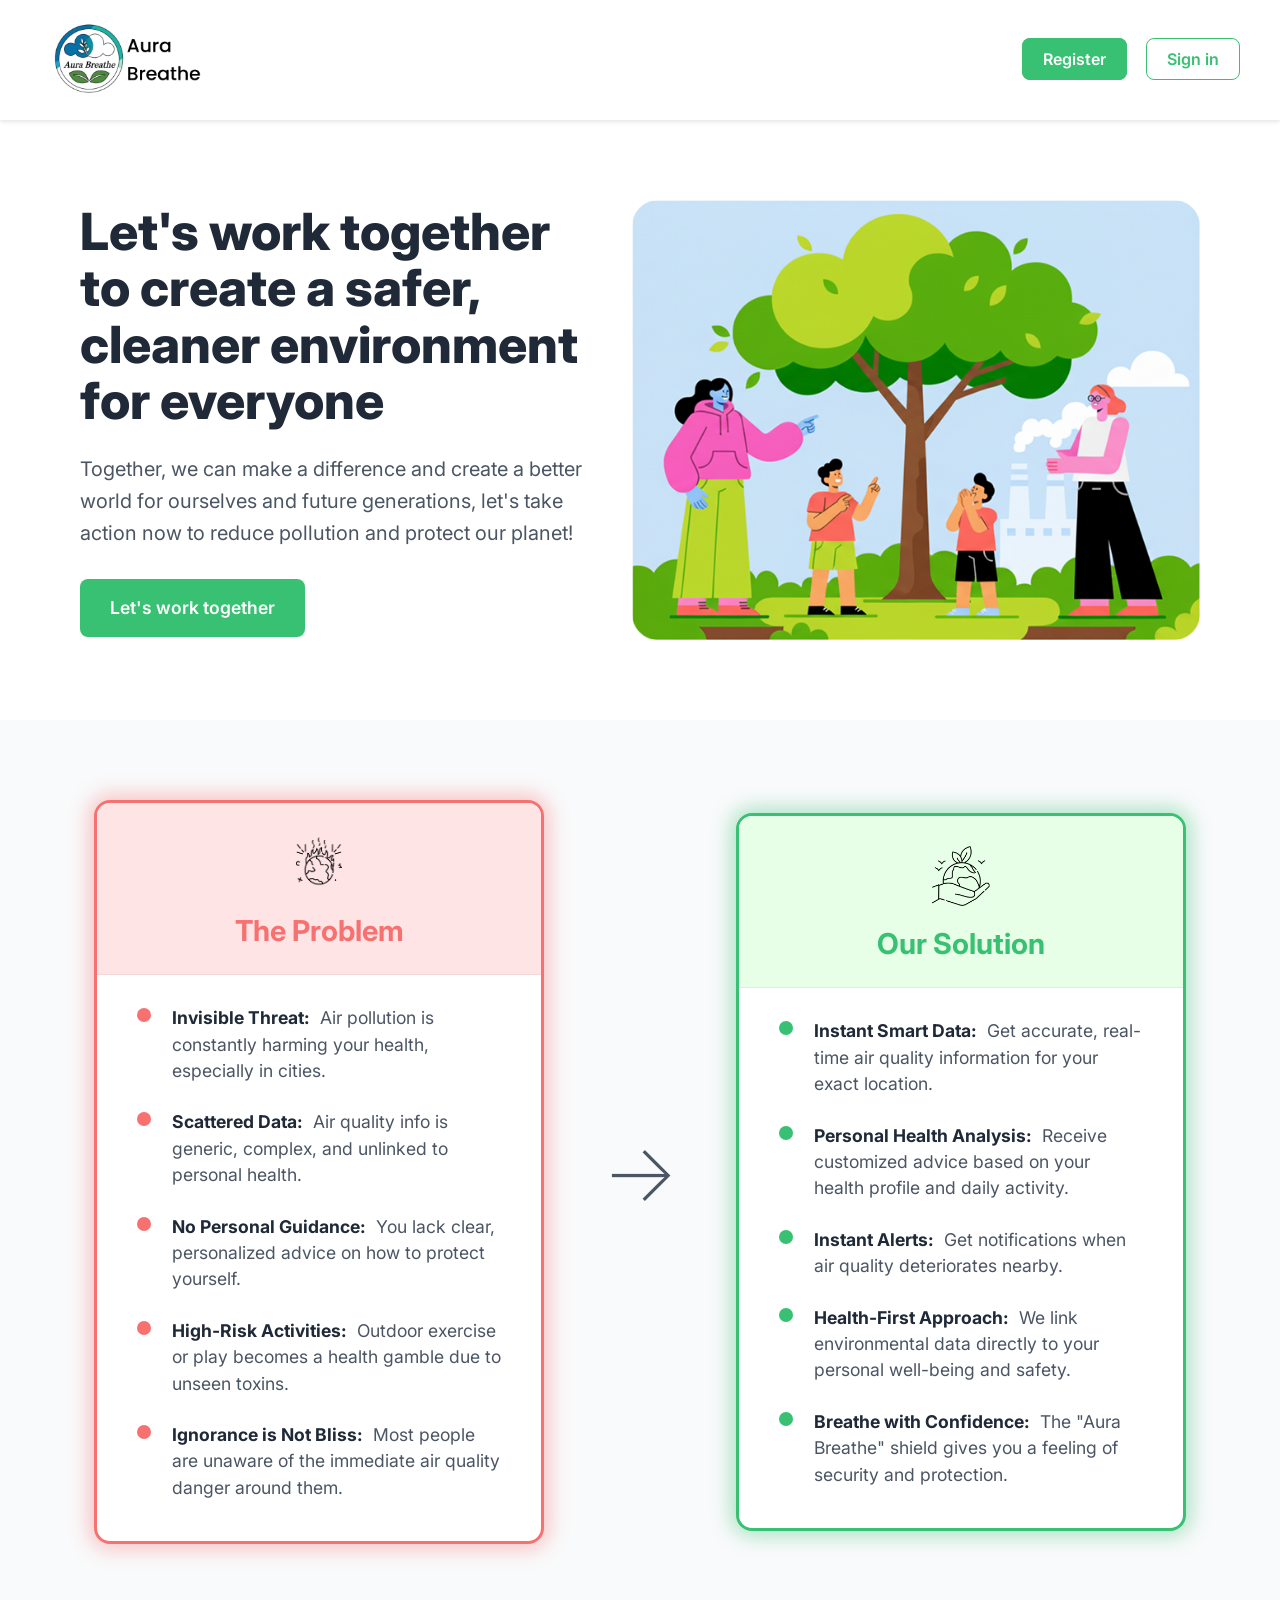
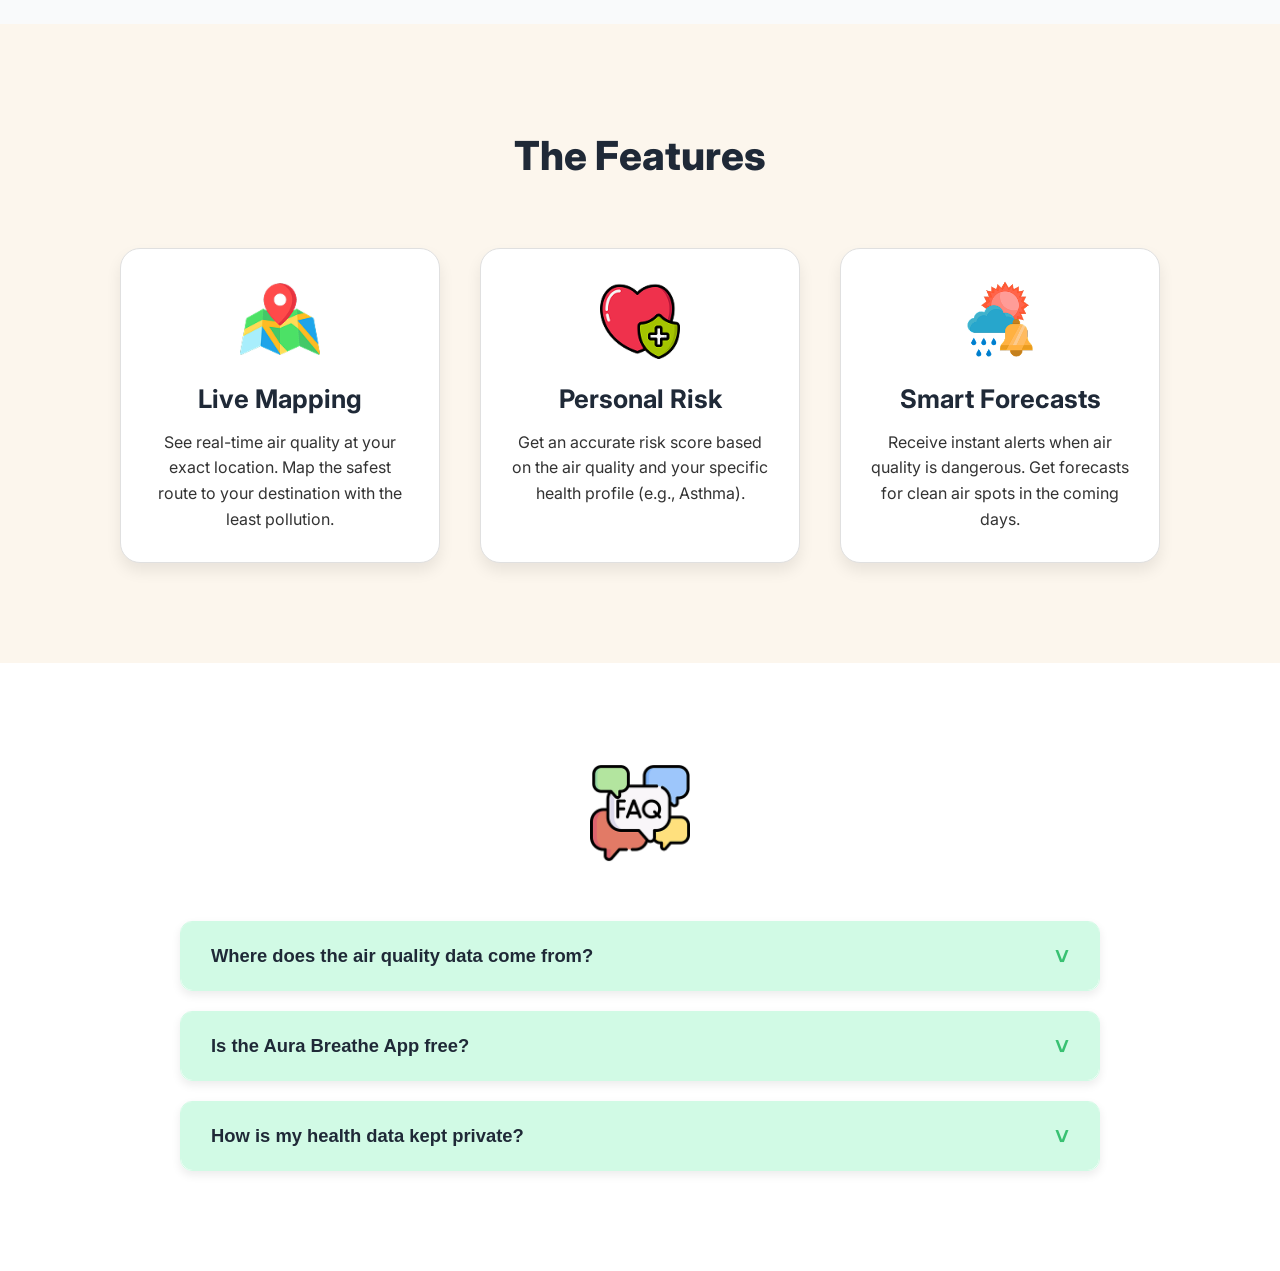
<file: index.html>
<!DOCTYPE html>
<html lang="en">
<head>
    <meta charset="UTF-8">
    <meta name="viewport" content="width=device-width, initial-scale=1.0">
    <title>Aura Breathe</title>
    <link rel="stylesheet" href="home.css">
    <link rel="preconnect" href="https://fonts.googleapis.com">
    <link rel="preconnect" href="https://fonts.gstatic.com" crossorigin>
    <link href="https://fonts.googleapis.com/css2?family=Inter:wght@400;600;700;800&display=swap" rel="stylesheet">
</head>
<body>

    <header>
        <nav>
            <div>
                <img src="img/logo aura breathe.png" alt="Aura Breathe Logo">
            </div>
            <div>
                <a href="aura.html" class="register-btn">Register</a>
                <a href="aura.html" class="signin-btn">Sign in</a>
            </div>
        </nav>
    </header>

    <main>
        <section class="hero">
            <div class="hero-text">
                <h1>Let's work together to create a safer, cleaner environment for everyone</h1>
                <p>Together, we can make a difference and create a better world for ourselves and future generations, let's take action now to reduce pollution and protect our planet!</p>
                <a href="aura.html" class="cta-btn">Let's work together</a>
            </div>
            <div class="hero-image">
                <img src="img/illstratian.png" alt="People enjoying a clean environment under a tree">
            </div>
        </section>

        <section class="problem-solution">
            <div class="problem-card">
                <div class="card-header-content">
                    <img src="img/prob.png" alt="Problem Icon" class="card-icon"> <!-- تم تحديث المسار هنا -->
                    <h2>The Problem</h2>
                </div>
                <ul>
                    <li>
                        <strong>Invisible Threat:</strong>
                        <span>Air pollution is constantly harming your health, especially in cities.</span>
                    </li>
                    <li>
                        <strong>Scattered Data:</strong>
                        <span>Air quality info is generic, complex, and unlinked to personal health.</span>
                    </li>
                    <li>
                        <strong>No Personal Guidance:</strong>
                        <span>You lack clear, personalized advice on how to protect yourself.</span>
                    </li>
                    <li>
                        <strong>High-Risk Activities:</strong>
                        <span>Outdoor exercise or play becomes a health gamble due to unseen toxins.</span>
                    </li>
                    <li>
                        <strong>Ignorance is Not Bliss:</strong>
                        <span>Most people are unaware of the immediate air quality danger around them.</span>
                    </li>
                </ul>
            </div>

            <div class="arrow">
                <span>&rarr;</span>
            </div>

            <div class="solution-card">
                <div class="card-header-content">
                    <img src="img/solu.png" alt="Solution Icon" class="card-icon"> <!-- تم تحديث المسار هنا -->
                    <h2>Our Solution</h2>
                </div>
                <ul>
                    <li>
                        <strong>Instant Smart Data:</strong>
                        <span>Get accurate, real-time air quality information for your exact location.</span>
                    </li>
                    <li>
                        <strong>Personal Health Analysis:</strong>
                        <span>Receive customized advice based on your health profile and daily activity.</span>
                    </li>
                    <li>
                        <strong>Instant Alerts:</strong>
                        <span>Get notifications when air quality deteriorates nearby.</span>
                    </li>
                    <li>
                        <strong>Health-First Approach:</strong>
                        <span>We link environmental data directly to your personal well-being and safety.</span>
                    </li>
                    <li>
                        <strong>Breathe with Confidence:</strong>
                        <span>The "Aura Breathe" shield gives you a feeling of security and protection.</span>
                    </li>
                </ul>
            </div>
        </section>
    </main>
    <main>
        <section class="features-section">
            <h2>The Features</h2>
            <div class="features-grid">
                <div class="feature-card">
                    <img src="img/image 4.png" alt="Live Mapping Icon" class="feature-icon">
                    <h3>Live Mapping</h3>
                    <p>See real-time air quality at your exact location. Map the safest route to your destination with the least pollution.</p>
                </div>
                <div class="feature-card">
                    <img src="img/image 5.png" alt="Personal Risk Icon" class="feature-icon">
                    <h3>Personal Risk</h3>
                    <p>Get an accurate risk score based on the air quality and your specific health profile (e.g., Asthma).</p>
                </div>
                <div class="feature-card">
                    <img src="img/image 6.png" alt="Smart Forecasts Icon" class="feature-icon">
                    <h3>Smart Forecasts</h3>
                    <p>Receive instant alerts when air quality is dangerous. Get forecasts for clean air spots in the coming days.</p>
                </div>
            </div>
        </section>

    </main>
    <main>
        <section class="faq-section">
            <img src="img/image 7.png" alt="FAQ Icon" class="faq-main-icon"> <!-- FAQ main icon -->
            <div class="faq-container">
                <div class="faq-item">
                    <button class="faq-question">
                        <span>Where does the air quality data come from?</span>
                        <span class="faq-arrow">&gt;</span> <!-- Arrow for expand/collapse -->
                    </button>
                    <div class="faq-answer">
                        <p>We rely on verified, real-time government and trusted third-party satellite sources to ensure the highest accuracy for your location.</p>
                    </div>
                </div>

                <div class="faq-item">
                    <button class="faq-question">
                        <span>Is the Aura Breathe App free?</span>
                        <span class="faq-arrow">&gt;</span>
                    </button>
                    <div class="faq-answer">
                        <p>Yes! The basic monitoring and alert features are completely free. We offer a premium subscription for advanced health tracking and detailed forecasts.</p>
                    </div>
                </div>

                <div class="faq-item">
                    <button class="faq-question">
                        <span>How is my health data kept private?</span>
                        <span class="faq-arrow">&gt;</span>
                    </button>
                    <div class="faq-answer">
                        <p>Your personalized health data is encrypted and stored securely. We do not share your sensitive health information with any third parties.</p>
                    </div>
                </div>
            </div>
        </section>

    </main>
    <script src="home.js"></script> <!-- Link to the JavaScript file -->
</body>
</html>
</file>
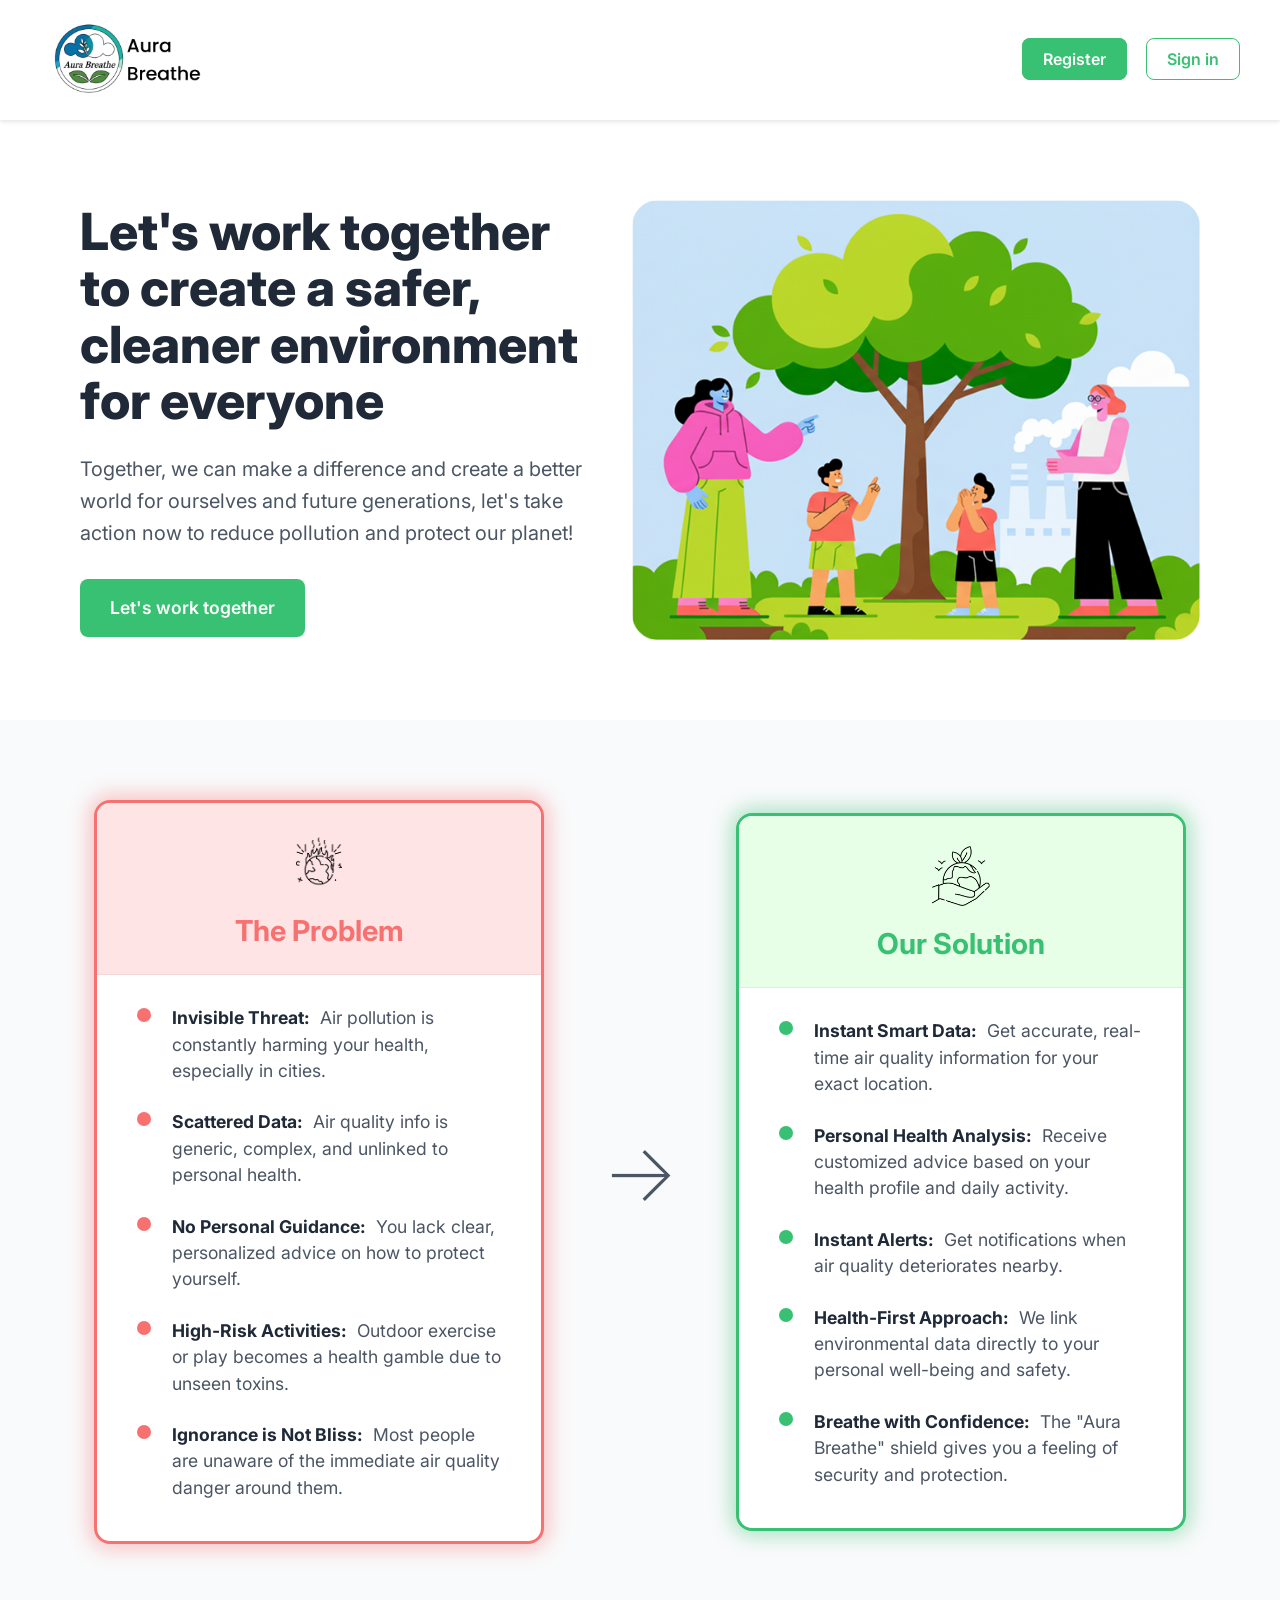
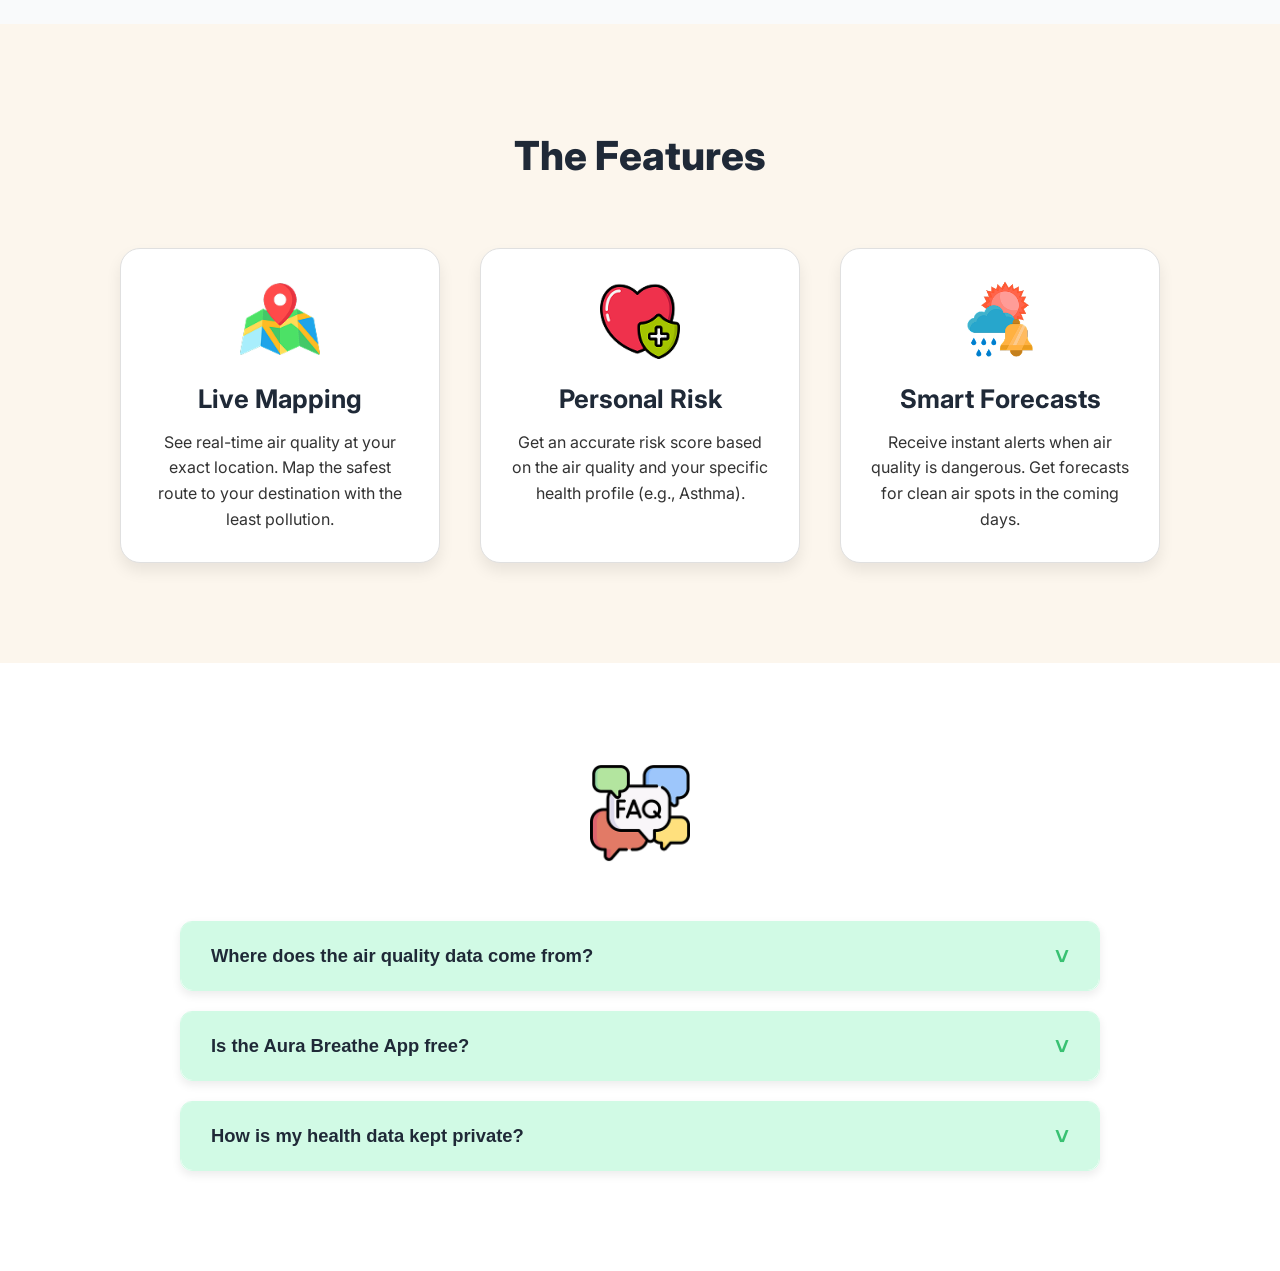
<file: home.html>
<!DOCTYPE html>
<html lang="en">
<head>
    <meta charset="UTF-8">
    <meta name="viewport" content="width=device-width, initial-scale=1.0">
    <title>Aura Breathe</title>
    <link rel="stylesheet" href="home.css">
    <link rel="preconnect" href="https://fonts.googleapis.com">
    <link rel="preconnect" href="https://fonts.gstatic.com" crossorigin>
    <link href="https://fonts.googleapis.com/css2?family=Inter:wght@400;600;700;800&display=swap" rel="stylesheet">
</head>
<body>

    <header>
        <nav>
            <div>
                <img src="img/logo aura breathe.png" alt="Aura Breathe Logo">
            </div>
            <div>
                <a href="aura.html" class="register-btn">Register</a>
                <a href="aura.html" class="signin-btn">Sign in</a>
            </div>
        </nav>
    </header>

    <main>
        <section class="hero">
            <div class="hero-text">
                <h1>Let's work together to create a safer, cleaner environment for everyone</h1>
                <p>Together, we can make a difference and create a better world for ourselves and future generations, let's take action now to reduce pollution and protect our planet!</p>
                <a href="aura.html" class="cta-btn">Let's work together</a>
            </div>
            <div class="hero-image">
                <img src="img/illstratian.png" alt="People enjoying a clean environment under a tree">
            </div>
        </section>

        <section class="problem-solution">
            <div class="problem-card">
                <div class="card-header-content">
                    <img src="img/prob.png" alt="Problem Icon" class="card-icon"> <!-- تم تحديث المسار هنا -->
                    <h2>The Problem</h2>
                </div>
                <ul>
                    <li>
                        <strong>Invisible Threat:</strong>
                        <span>Air pollution is constantly harming your health, especially in cities.</span>
                    </li>
                    <li>
                        <strong>Scattered Data:</strong>
                        <span>Air quality info is generic, complex, and unlinked to personal health.</span>
                    </li>
                    <li>
                        <strong>No Personal Guidance:</strong>
                        <span>You lack clear, personalized advice on how to protect yourself.</span>
                    </li>
                    <li>
                        <strong>High-Risk Activities:</strong>
                        <span>Outdoor exercise or play becomes a health gamble due to unseen toxins.</span>
                    </li>
                    <li>
                        <strong>Ignorance is Not Bliss:</strong>
                        <span>Most people are unaware of the immediate air quality danger around them.</span>
                    </li>
                </ul>
            </div>

            <div class="arrow">
                <span>&rarr;</span>
            </div>

            <div class="solution-card">
                <div class="card-header-content">
                    <img src="img/solu.png" alt="Solution Icon" class="card-icon"> <!-- تم تحديث المسار هنا -->
                    <h2>Our Solution</h2>
                </div>
                <ul>
                    <li>
                        <strong>Instant Smart Data:</strong>
                        <span>Get accurate, real-time air quality information for your exact location.</span>
                    </li>
                    <li>
                        <strong>Personal Health Analysis:</strong>
                        <span>Receive customized advice based on your health profile and daily activity.</span>
                    </li>
                    <li>
                        <strong>Instant Alerts:</strong>
                        <span>Get notifications when air quality deteriorates nearby.</span>
                    </li>
                    <li>
                        <strong>Health-First Approach:</strong>
                        <span>We link environmental data directly to your personal well-being and safety.</span>
                    </li>
                    <li>
                        <strong>Breathe with Confidence:</strong>
                        <span>The "Aura Breathe" shield gives you a feeling of security and protection.</span>
                    </li>
                </ul>
            </div>
        </section>
    </main>
    <main>
        <section class="features-section">
            <h2>The Features</h2>
            <div class="features-grid">
                <div class="feature-card">
                    <img src="img/image 4.png" alt="Live Mapping Icon" class="feature-icon">
                    <h3>Live Mapping</h3>
                    <p>See real-time air quality at your exact location. Map the safest route to your destination with the least pollution.</p>
                </div>
                <div class="feature-card">
                    <img src="img/image 5.png" alt="Personal Risk Icon" class="feature-icon">
                    <h3>Personal Risk</h3>
                    <p>Get an accurate risk score based on the air quality and your specific health profile (e.g., Asthma).</p>
                </div>
                <div class="feature-card">
                    <img src="img/image 6.png" alt="Smart Forecasts Icon" class="feature-icon">
                    <h3>Smart Forecasts</h3>
                    <p>Receive instant alerts when air quality is dangerous. Get forecasts for clean air spots in the coming days.</p>
                </div>
            </div>
        </section>

    </main>
    <main>
        <section class="faq-section">
            <img src="img/image 7.png" alt="FAQ Icon" class="faq-main-icon"> <!-- FAQ main icon -->
            <div class="faq-container">
                <div class="faq-item">
                    <button class="faq-question">
                        <span>Where does the air quality data come from?</span>
                        <span class="faq-arrow">&gt;</span> <!-- Arrow for expand/collapse -->
                    </button>
                    <div class="faq-answer">
                        <p>We rely on verified, real-time government and trusted third-party satellite sources to ensure the highest accuracy for your location.</p>
                    </div>
                </div>

                <div class="faq-item">
                    <button class="faq-question">
                        <span>Is the Aura Breathe App free?</span>
                        <span class="faq-arrow">&gt;</span>
                    </button>
                    <div class="faq-answer">
                        <p>Yes! The basic monitoring and alert features are completely free. We offer a premium subscription for advanced health tracking and detailed forecasts.</p>
                    </div>
                </div>

                <div class="faq-item">
                    <button class="faq-question">
                        <span>How is my health data kept private?</span>
                        <span class="faq-arrow">&gt;</span>
                    </button>
                    <div class="faq-answer">
                        <p>Your personalized health data is encrypted and stored securely. We do not share your sensitive health information with any third parties.</p>
                    </div>
                </div>
            </div>
        </section>

    </main>
    <script src="home.js"></script> <!-- Link to the JavaScript file -->
</body>
</html>
</file>
<file: home.css>
/* General Body Styles & Root Variables */
:root {
    --primary-green: #38c172; /* Used for CTA, register, solution card border */
    --secondary-green: #d1fae5; /* Lighter green for hover effects */
    --light-gray: #f9fafb; /* Background for some sections */
    --dark-text: #1f2937;
    --medium-text: #4b5563;
    --red-card-border: #f87171; /* Problem card border */
    --red-card-header-bg: #ffe4e6; /* Light red background for problem card header */
    --green-card-header-bg: #e6ffe6; /* Light green background for solution card header */
    --red-card-glow: rgba(248, 113, 113, 0.4); /* Red glow for problem card */
    --green-card-glow: rgba(56, 193, 114, 0.4); /* Green glow for solution card */
    --shadow-color: rgba(0, 0, 0, 0.1);

    /* Variables for arrow styling */
    --accent-arrow-color: #333333; /* Darker color for arrow and its border */
    --arrow-bg-color: #ffffff; /* White background for the arrow circle */
    --arrow-shadow: rgba(0, 0, 0, 0.2); /* Shadow for the arrow circle */

    /* Variables for Features Section */
    --features-bg-color: #fcf6ed; /* Background color for features section */
    --feature-card-border: #e0e0e0; /* Border color for feature cards */
    --feature-card-shadow: rgba(0, 0, 0, 0.08); /* Shadow for feature cards */
    --feature-text-color: #333333; /* Text color inside feature cards */

    /* Variables for FAQ Section */
    --faq-bg-color: #ffffff; /* Background color for FAQ section */
    --faq-item-bg-color: #d1fae5; /* Background for question part (light green) */
    --faq-answer-bg-color: #fffef2; /* Background for answer part (light yellow) */
    --faq-border-color: #d1fae5; /* Border color for FAQ items (greenish) */
    --faq-text-color: #333333; /* Text color for FAQ questions/answers */
    --faq-arrow-color: #38c172; /* Color for the arrow */
    --faq-shadow: rgba(0, 0, 0, 0.08); /* Shadow for FAQ items */
}

* {
    box-sizing: border-box;
    margin: 0;
    padding: 0;
}

body {
    font-family: 'Inter', sans-serif;
    color: var(--dark-text);
    line-height: 1.6;
    background-color: white;
}

/* Header and Navigation */
header {
    padding: 20px 40px;
    box-shadow: 0 2px 4px var(--shadow-color);
}

nav {
    display: flex;
    justify-content: space-between;
    align-items: center;
    max-width: 1200px;
    margin: 0 auto;
}

nav > div:first-child {
    display: flex;
    align-items: center;
}

nav > div:first-child img {
    height: 80px; /* Logo size */
}

.register-btn,
.signin-btn {
    text-decoration: none;
    padding: 10px 20px;
    border-radius: 8px;
    font-weight: 600;
    transition: background-color 0.3s ease, border-color 0.3s ease;
}

.register-btn {
    background-color: var(--primary-green);
    color: white;
    margin-right: 15px;
    border: 1px solid var(--primary-green);
}

.register-btn:hover {
    background-color: #2e9f5e;
    border-color: #2e9f5e;
}

.signin-btn {
    background-color: transparent;
    border: 1px solid var(--primary-green);
    color: var(--primary-green);
}

.signin-btn:hover {
    background-color: var(--secondary-green);
    border-color: var(--primary-green);
}

/* Hero Section */
.hero {
    display: flex;
    flex-wrap: wrap;
    align-items: center;
    justify-content: space-between;
    padding: 80px 40px;
    max-width: 1200px;
    margin: 0 auto;
    gap: 40px;
}

.hero-text {
    flex: 1 1 45%;
    min-width: 300px;
    max-width: 550px;
}

.hero-text h1 {
    font-size: 3.2rem;
    font-weight: 800;
    margin-bottom: 25px;
    line-height: 1.1;
}

.hero-text p {
    font-size: 1.25rem;
    color: var(--medium-text);
    margin-bottom: 30px;
}

.cta-btn {
    display: inline-block;
    background-color: var(--primary-green);
    color: white;
    text-decoration: none;
    padding: 15px 30px;
    border-radius: 8px;
    font-size: 1.1rem;
    font-weight: 600;
    transition: background-color 0.3s ease;
}

.cta-btn:hover {
    background-color: #2e9f5e;
}

.hero-image {
    flex: 1 1 50%;
    min-width: 350px;
    max-width: 600px;
    text-align: right;
}

.hero-image img {
    max-width: 100%;
    height: auto;
    display: block;
    margin-left: auto;
}

/* Problem-Solution Section */
.problem-solution {
    display: flex;
    flex-wrap: wrap;
    justify-content: center;
    align-items: center;
    padding: 80px 40px;
    background-color: var(--light-gray);
    gap: 40px;
}

.problem-card,
.solution-card {
    flex: 1;
    min-width: 300px;
    max-width: 450px;
    background-color: white;
    border-radius: 16px;
    box-shadow: 0 10px 20px var(--shadow-color);
    text-align: left;
    overflow: hidden;
}

.problem-card {
    border: 3px solid var(--red-card-border);
    box-shadow: 0 0 20px 5px var(--red-card-glow);
}

.solution-card {
    border: 3px solid var(--primary-green);
    box-shadow: 0 0 20px 5px var(--green-card-glow);
}

/* Card Header Content (Icon + Title) */
.card-header-content {
    display: flex;
    flex-direction: column;
    align-items: center;
    padding: 30px 20px 20px 20px;
    margin-bottom: 30px;
    border-bottom: 1px solid rgba(0,0,0,0.05);
}

.problem-card .card-header-content {
    background-color: var(--red-card-header-bg);
}

.solution-card .card-header-content {
    background-color: var(--green-card-header-bg);
}

.card-icon {
    width: 60px;
    height: 60px;
    object-fit: contain;
    margin-bottom: 15px;
}

.problem-card h2,
.solution-card h2 {
    font-size: 1.8rem;
    font-weight: 700;
    margin-bottom: 0;
    text-align: center;
}

.problem-card h2 {
    color: var(--red-card-border);
}

.solution-card h2 {
    color: var(--primary-green);
}

.problem-card ul,
.solution-card ul {
    list-style: none;
    padding: 0 40px 40px 40px;
}

.problem-card li,
.solution-card li {
    margin-bottom: 25px;
    position: relative;
    padding-left: 35px;
    font-size: 1.1rem;
    color: var(--medium-text);
    line-height: 1.5;
}

.problem-card li:last-child,
.solution-card li:last-child {
    margin-bottom: 0;
}

/* Custom bullet points */
.problem-card li::before,
.solution-card li::before {
    content: '';
    display: block;
    width: 14px;
    height: 14px;
    border-radius: 50%;
    position: absolute;
    left: 0;
    top: 3px;
}

.problem-card li::before {
    background-color: var(--red-card-border);
}

.solution-card li::before {
    background-color: var(--primary-green);
}

/* Text wrapping for strong and span */
.problem-card li strong,
.solution-card li strong {
    font-weight: 700;
    color: var(--dark-text);
    margin-right: 5px;
    display: inline;
}

.problem-card li span,
.solution-card li span {
    display: inline;
}

/* Arrow Styling - Reverted to original request */
.arrow {
    font-size: 5rem; /* Large size for the arrow character */
    color: var(--medium-text); /* Color for the arrow */
    font-weight: 200; /* Lighter font-weight for a cleaner line */
    order: 0;
    padding: 0 20px; /* Space around the arrow */
    line-height: 1;

    /* No circle container, just the character itself */
    display: block;
    width: auto;
    height: auto;
    border: none;
    border-radius: 0;
    background-color: transparent;
    box-shadow: none;

    /* By default, &rarr; points right, no initial transform needed */
    transition: transform 0.3s ease; /* For smooth rotation on responsive */
}

.arrow:hover {
    transform: translateY(-5px); /* Simple lift effect on hover */
    /* No box-shadow for hover as there's no container */
}

/* Features Section */
.features-section {
    background-color: var(--features-bg-color);
    padding: 100px 40px;
    text-align: center;
}

.features-section h2 {
    font-size: 2.5rem;
    font-weight: 800;
    color: var(--dark-text);
    margin-bottom: 60px;
}

.features-grid {
    display: flex;
    flex-wrap: wrap;
    justify-content: center;
    gap: 40px;
    max-width: 1200px;
    margin: 0 auto;
}

.feature-card {
    background-color: white;
    border: 1px solid var(--feature-card-border);
    border-radius: 20px;
    padding: 30px;
    width: 320px;
    box-shadow: 0 8px 15px var(--feature-card-shadow);
    display: flex;
    flex-direction: column;
    align-items: center;
    text-align: center;
    transition: transform 0.3s ease, box-shadow 0.3s ease;
}

.feature-card:hover {
    transform: translateY(-8px);
    box-shadow: 0 12px 25px var(--feature-card-shadow);
}

.feature-icon {
    width: 80px;
    height: 80px;
    object-fit: contain;
    margin-bottom: 25px;
}

.feature-card h3 {
    font-size: 1.6rem;
    font-weight: 700;
    color: var(--dark-text);
    margin-bottom: 15px;
    line-height: 1.2;
}

.feature-card p {
    font-size: 1rem;
    color: var(--feature-text-color);
    line-height: 1.6;
}

/* FAQ Section */
.faq-section {
    background-color: var(--faq-bg-color);
    padding: 100px 40px;
    text-align: center;
    max-width: 1000px;
    margin: 0 auto;
}

.faq-main-icon {
    width: 100px;
    height: auto;
    margin-bottom: 50px;
    object-fit: contain;
}

.faq-container {
    display: flex;
    flex-direction: column;
    gap: 20px;
}

.faq-item {
    background-color: transparent;
    border: 1px solid var(--faq-border-color); /* Updated border color for consistency */
    border-radius: 12px;
    overflow: hidden;
    box-shadow: 0 4px 10px var(--faq-shadow);
    text-align: left;
}

.faq-question {
    display: flex;
    justify-content: space-between;
    align-items: center;
    width: 100%;
    padding: 20px 30px;
    background-color: var(--faq-item-bg-color); /* Using variable for light green */
    border: none;
    cursor: pointer;
    font-size: 1.15rem;
    font-weight: 600;
    color: var(--dark-text);
    transition: background-color 0.3s ease;
    /* border-radius for question handled by parent .faq-item and specific rules below */
    border-bottom: 1px solid var(--faq-border-color); /* Separator line with consistent color */
}

/* Specific styling for the border radius of faq-question when not active (answer hidden) */
.faq-item:not(.active) .faq-question {
    border-bottom-left-radius: 12px;
    border-bottom-right-radius: 12px;
    /* Ensure no bottom border if answer is hidden to merge with item's border */
    border-bottom: none;
}

.faq-item.active .faq-question {
    border-bottom-left-radius: 0;
    border-bottom-right-radius: 0;
}

.faq-question:hover {
    background-color: #c0f0cc; /* Slightly darker green on hover */
}

.faq-arrow {
    font-size: 1.5rem;
    font-weight: bold;
    color: var(--faq-arrow-color);
    margin-left: 15px;
    transition: transform 0.3s ease;
    transform: rotate(90deg); /* Initial state: points down (from &gt;) */
}

.faq-item.active .faq-arrow {
    transform: rotate(270deg); /* Rotate to point up when active */
}

.faq-answer {
    padding: 0 30px;
    background-color: var(--faq-answer-bg-color); /* Using variable for light yellow */
    color: var(--medium-text);
    font-size: 1rem;
    line-height: 1.6;
    max-height: 0;
    overflow: hidden;
    transition: max-height 0.3s ease-out, padding 0.3s ease-out;
    border-bottom-left-radius: 12px;
    border-bottom-right-radius: 12px;
}

.faq-item.active .faq-answer {
    max-height: 200px; /* A value larger than content height */
    padding: 20px 30px 30px 30px; /* Visible padding when active */
}


/* Responsive Design */
@media (max-width: 1024px) {
    .hero {
        flex-direction: column;
        text-align: center;
        padding: 60px 20px;
    }

    .hero-text {
        padding-right: 0;
        margin-bottom: 40px;
        max-width: 700px;
        flex: none;
        width: 100%;
    }

    .hero-image {
        min-width: unset;
        max-width: 500px;
        flex: none;
        width: 100%;
        text-align: center;
    }
    .hero-image img {
        margin: 0 auto;
    }

    .problem-solution {
        flex-direction: column;
        padding: 60px 20px;
    }

    .arrow {
        font-size: 3rem; /* Adjusted for smaller screens */
        transform: rotate(90deg); /* Rotate to point down for stacked cards */
        margin: 30px 0;
        order: 1;
        width: auto;
        height: auto;
        border: none;
        border-radius: 0;
        background-color: transparent;
        box-shadow: none;
    }
    .arrow:hover {
        transform: rotate(90deg) translateY(-5px); /* Lift effect on hover while rotated */
    }

    .problem-card {
        order: 0;
    }

    .solution-card {
        order: 2;
    }

    /* Responsive adjustments for Features Section (1024px) */
    .features-section {
        padding: 80px 30px;
    }
    .features-section h2 {
        font-size: 2.2rem;
        margin-bottom: 50px;
    }
    .features-grid {
        gap: 30px;
    }
    .feature-card {
        width: 300px;
        padding: 25px;
    }
    .feature-icon {
        width: 70px;
        height: 70px;
        margin-bottom: 20px;
    }
    .feature-card h3 {
        font-size: 1.4rem;
        margin-bottom: 12px;
    }

    /* Responsive adjustments for FAQ Section (1024px) */
    .faq-section {
        padding: 80px 30px;
    }
    .faq-main-icon {
        width: 90px;
        margin-bottom: 45px;
    }
    .faq-question {
        padding: 18px 25px;
        font-size: 1.1rem;
    }
    .faq-answer {
        padding: 0 25px;
    }
    .faq-item.active .faq-answer {
        padding: 18px 25px 25px 25px;
    }
}

@media (max-width: 768px) {
    nav {
        flex-direction: column;
        align-items: flex-start;
        gap: 15px;
    }

    nav > div:last-child {
        width: 100%;
        display: flex;
        justify-content: space-around;
    }

    .register-btn,
    .signin-btn {
        flex: 1;
        text-align: center;
        margin: 0 5px;
    }

    header {
        padding: 20px;
    }

    nav > div:first-child img {
        height: 60px;
    }

    .hero-text h1 {
        font-size: 2.5rem;
    }

    .hero-text p {
        font-size: 1rem;
    }

    .cta-btn {
        padding: 12px 25px;
        font-size: 1rem;
    }

    .problem-card,
    .solution-card {
        padding: 0;
        min-width: unset;
        max-width: 100%;
    }

    .problem-card ul,
    .solution-card ul {
        padding: 30px 20px 30px 20px;
    }

    .problem-card li,
    .solution-card li {
        font-size: 1rem;
        padding-left: 30px;
        margin-bottom: 20px;
    }
    .problem-card li::before,
    .solution-card li::before {
        width: 12px;
        height: 12px;
        top: 4px;
    }

    .problem-card h2,
    .solution-card h2 {
        font-size: 1.5rem;
    }
    .card-icon {
        width: 50px;
        height: 50px;
    }
    .card-header-content {
        padding: 25px 15px 15px 15px;
        margin-bottom: 25px;
    }

    /* Responsive adjustments for Features Section (768px) */
    .features-section {
        padding: 60px 20px;
    }
    .features-section h2 {
        font-size: 2rem;
        margin-bottom: 40px;
    }
    .features-grid {
        flex-direction: column;
        align-items: center;
        gap: 25px;
    }
    .feature-card {
        width: 100%;
        max-width: 350px;
        padding: 20px;
    }
    .feature-icon {
        width: 60px;
        height: 60px;
        margin-bottom: 15px;
    }
    .feature-card h3 {
        font-size: 1.3rem;
        margin-bottom: 10px;
    }
    .feature-card p {
        font-size: 0.95rem;
    }

    /* Responsive adjustments for FAQ Section (768px) */
    .faq-section {
        padding: 60px 20px;
        max-width: 100%;
    }
    .faq-main-icon {
        width: 80px;
        margin-bottom: 40px;
    }
    .faq-container {
        gap: 15px;
    }
    .faq-question {
        padding: 18px 25px;
        font-size: 1.05rem;
    }
    .faq-arrow {
        font-size: 1.3rem;
        margin-left: 10px;
    }
    .faq-answer {
        padding: 0 25px;
        font-size: 0.95rem;
    }
    .faq-item.active .faq-answer {
        padding: 15px 25px 25px 25px;
    }
}

@media (max-width: 480px) {
    .hero-text h1 {
        font-size: 2rem;
    }

    nav > div:last-child {
        flex-direction: column;
    }
    .register-btn,
    .signin-btn {
        margin: 5px 0;
    }

    .arrow {
        font-size: 2.5rem; /* Smallest arrow size for mobile */
        width: auto;
        height: auto;
        border: none;
        border-radius: 0;
        background-color: transparent;
        box-shadow: none;
    }
    .arrow:hover {
        transform: rotate(90deg) translateY(-5px); /* Maintain hover effect */
    }

    /* Responsive adjustments for Features Section (480px) */
    .features-section h2 {
        font-size: 1.8rem;
        margin-bottom: 30px;
    }
    .feature-card {
        max-width: 300px;
    }

    /* Responsive adjustments for FAQ Section (480px) */
    .faq-section {
        padding: 40px 15px;
    }
    .faq-main-icon {
        width: 70px;
        margin-bottom: 30px;
    }
    .faq-question {
        padding: 15px 20px;
        font-size: 1rem;
    }
    .faq-arrow {
        font-size: 1.2rem;
    }
    .faq-answer {
        padding: 0 20px;
        font-size: 0.9rem;
    }
    .faq-item.active .faq-answer {
        padding: 12px 20px 20px 20px;
    }
}
</file>
